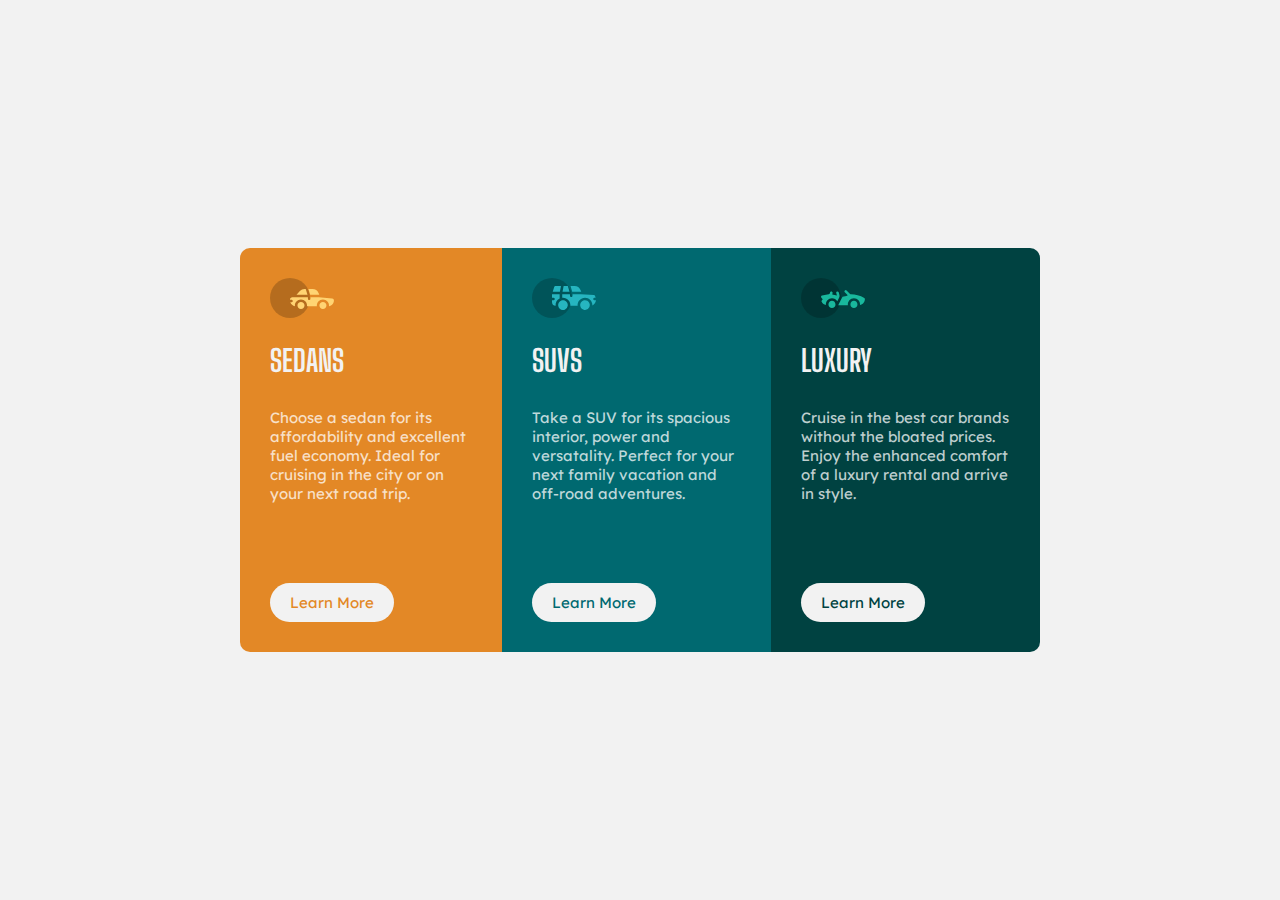
<file: 3-column-preview-card-component/index.html>
<!DOCTYPE html>
<html lang="en">
<head>
    <meta charset="UTF-8">
    <meta name="viewport" content="width=device-width, initial-scale=1.0">
    <link rel="stylesheet" href="style.css">
    <title>3 Column Card Component</title>
</head>
<body>
    <main class="container">
        <section class="card orange">
            <img src="./images/icon-sedans.svg" alt="Sedan Icon">
            <h1>Sedans</h1>
            <p>Choose a sedan for its affordability and excellent fuel economy. Ideal for cruising in the city or on your next road trip.</p>
            <a href="#" class="button one">Learn More</a>
        </section>
        <section class="card">
            <img src="./images/icon-suvs.svg" alt="SUV Icon">
            <h1>SUVs</h1>
            <p>Take a SUV for its spacious interior, power and versatality. Perfect for your next family vacation and off-road adventures.</p>
            <a href="#" class="button two">Learn More</a>
        </section>
        <section class="card">
            <img src="./images/icon-luxury.svg" alt="Luxury Icon">
            <h1>Luxury</h1>
            <p>Cruise in the best car brands without the bloated prices. Enjoy the enhanced comfort of a luxury rental and arrive in style.</p>
            <a href="#" class="button three">Learn More</a>
        </section>
    </main>
</body>
</html>
</file>
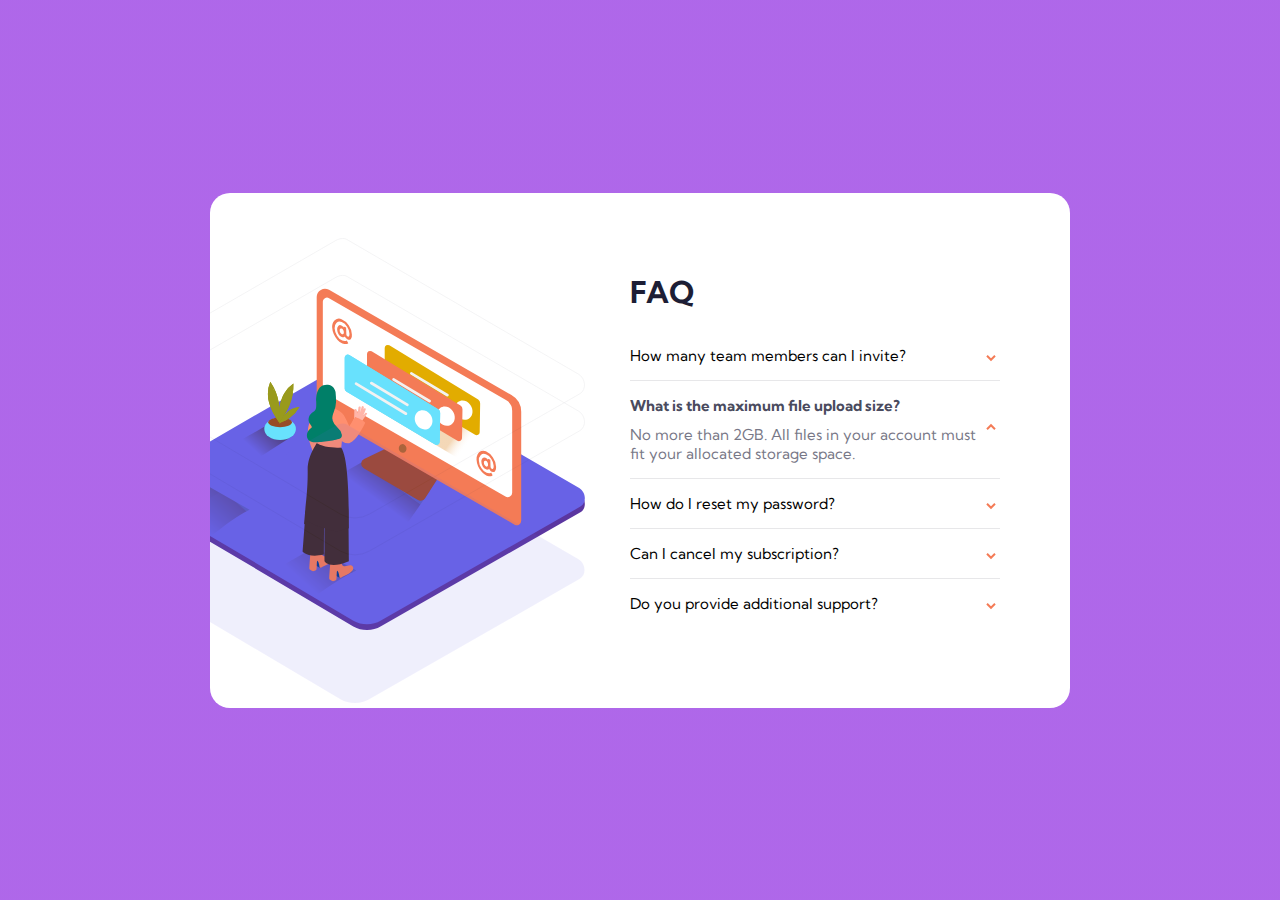
<file: faq-accordion-card/index.html>
<!DOCTYPE html>
<html lang="en">

<head>
    <meta charset="UTF-8">
    <meta http-equiv="X-UA-Compatible" content="IE=edge">
    <link rel="stylesheet" href="style.css">
    <meta name="viewport" content="width=device-width, initial-scale=1.0">
    <title>FAQ Accordion Card</title>
</head>

<body>
    <main>
        <section class="img-container">
            <img src="./images/bg-pattern-mobile.svg" alt="" class="bg mb">
            <img src="./images/illustration-woman-online-mobile.svg" alt="" class="fg mb">
        </section>
        <section class="info-container">
            <h1>FAQ</h1>
            <div class="qa">
                <div class="q-container">
                    <div class="text">
                        <p class="question">
                            How many team members can I invite?
                        </p>
                        <p class="answer">
                            No more than 5 people.
                        </p>
                    </div>
                    <div class="switches">
                        <img src="./images/icon-arrow-down.svg" alt="" class="switch">
                    </div>
                </div>
                <div class="q-container">
                    <div class="text">
                        <p class="question question--active">What is the maximum file upload size?</p>
                        <p class="answer answer--active">No more than 2GB. All files in your account
                            must fit your allocated storage space.
                        </p>
                    </div>
                    <div class="switches">
                        <img src="./images/icon-arrow-down.svg" alt="" class="switch switch--active">
                    </div>
                </div>
                <div class="q-container">
                    <div class="text">
                        <p class="question">How do I reset my password?</p>
                        <p class="answer">Click <b>Forgot Password?</b> on Login page.</p>
                    </div>
                    <div class="switches">
                        <img src="./images/icon-arrow-down.svg" alt="" class="switch">
                    </div>
                </div>
                <div class="q-container">
                    <div class="text">
                        <p class="question">Can I cancel my subscription?</p>
                        <p class="answer">Yes, you can cancel yout subscription.</p>
                    </div>
                    <div class="switches">
                        <img src="./images/icon-arrow-down.svg" alt="" class="switch">
                    </div>
                </div>
                <div class="q-container">
                    <div class="text">
                        <p class="question">Do you provide additional support?</p>
                        <p class="answer">Not currently. We are working on it.</p>
                    </div>
                    <div class="switches">
                        <img src="./images/icon-arrow-down.svg" alt="" class="switch">
                    </div>
                </div>
            </div>

        </section>
    </main>
    <script src="./script.js"></script>
</body>

</html>
</file>
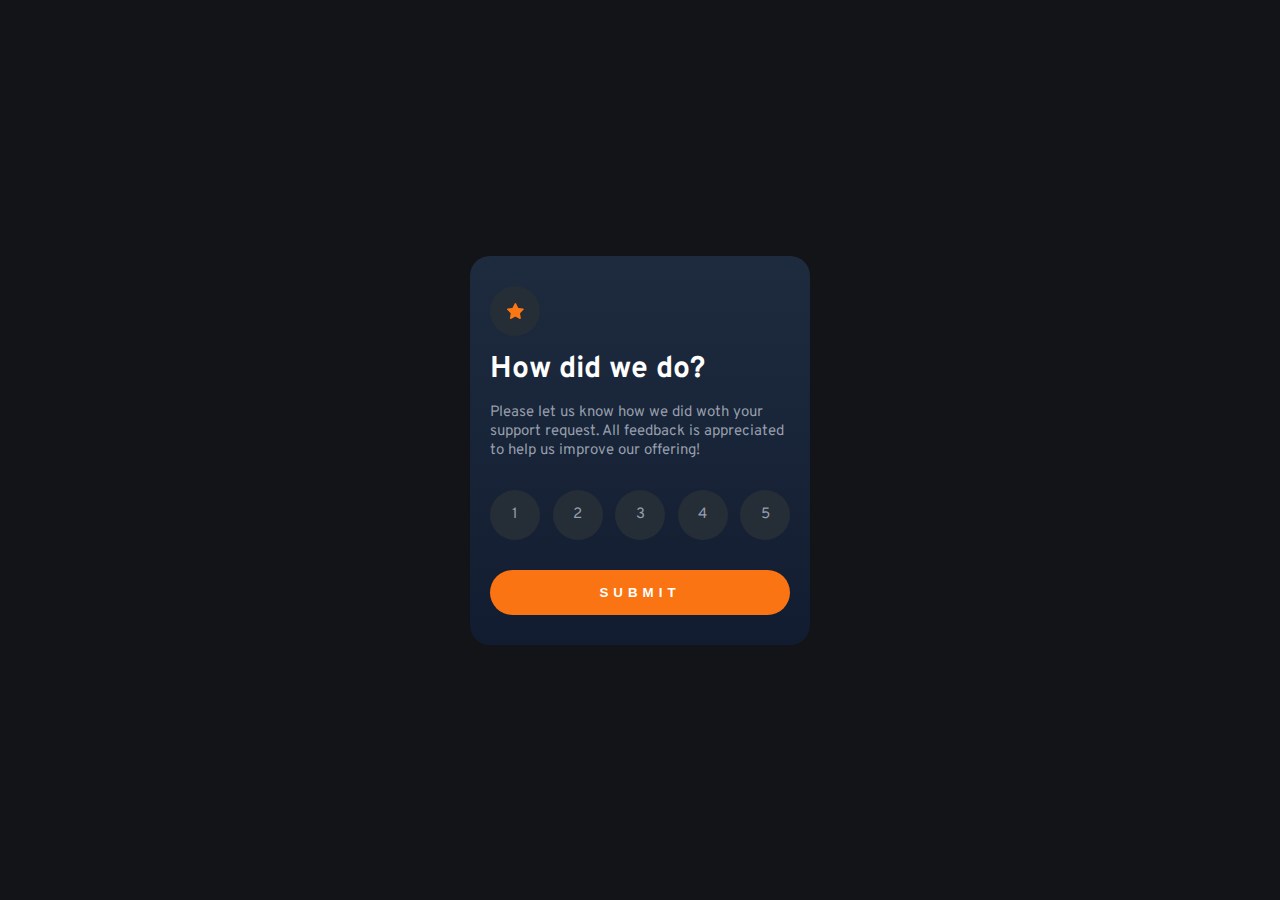
<file: interactive-rating-component/index.html>
<!DOCTYPE html>
<html lang="en">

<head>
    <meta charset="UTF-8">
    <meta http-equiv="X-UA-Compatible" content="IE=edge">
    <meta name="viewport" content="width=device-width, initial-scale=1.0">
    <link rel="stylesheet" href="style.css">
    <title>Interactive Rating Component</title>
</head>

<body>
    <main>
        <section class="rating-card">
            <div class="img-container">
                <img src="./images/icon-star.svg" alt="">
            </div>
            <h1>How did we do?</h1>
            <p>Please let us know how we did woth your support request.
                All feedback is appreciated to help us improve our offering!
            </p>
            <div class="options">
                <p class="option">1</p>
                <p class="option">2</p>
                <p class="option">3</p>
                <p class="option">4</p>
                <p class="option">5</p>
            </div>
            <button id="submit">Submit</button>
        </section>
        <section class="thankyou-card hide">
            <img src="./images/illustration-thank-you.svg" alt="">
            <p class="result">You selected <span id="user-rating"></span> out of 5</p>
            <h1>Thank You!</h1>
            <p>We appreciate you taking the time to give a rating.
                If you ever need more support, don't hesitate to get in touch!.
            </p>
        </section>
    </main>
    <script src="script.js"></script>
</body>

</html>
</file>
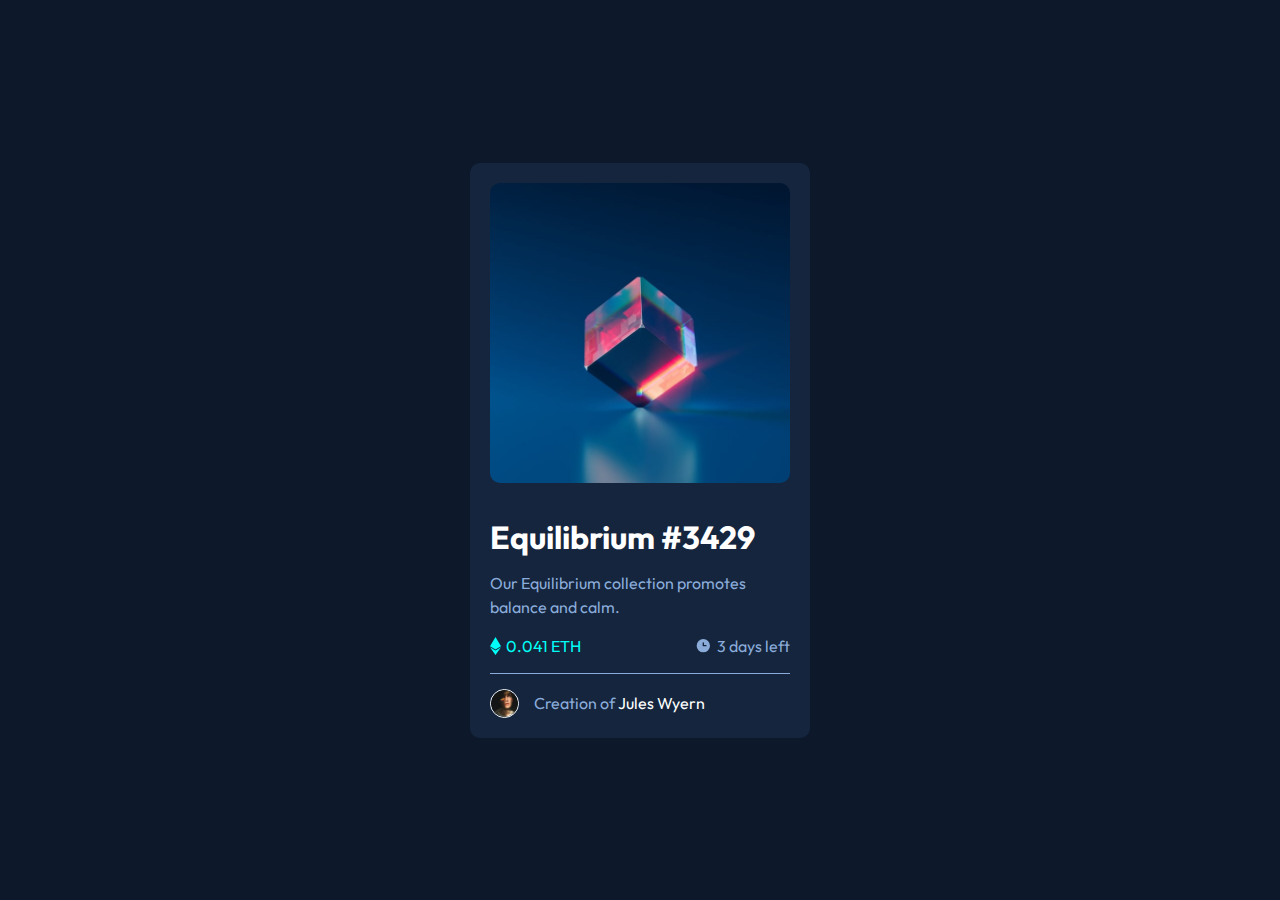
<file: nft-preview-card-component/index.html>
<!DOCTYPE html>
<html lang="en">
<head>
    <meta charset="UTF-8">
    <meta name="viewport" content="width=device-width, initial-scale=1.0">
    <link rel="stylesheet" href="style.css">
    <title>NFT Preview Card Component</title>
</head>
<body>
    <main>
        <section class="image-holder">
            <div class="view">
                <img src="./images/icon-view.svg" >
            </div>
        </section>
        <section class="info-holder">
            <h1>Equilibrium #3429</h1>
            <p>Our Equilibrium collection promotes balance and calm.</p>
            <div class="deal">
                <div class="imgp">
                    <img src="./images/icon-ethereum.svg">
                    <p class="eth">0.041 ETH</p>
                </div>
                <div class="imgp">
                    <img src="./images/icon-clock.svg">
                    <p>3 days left</p>
                </div>
            </div>
        </section>
        <div class="imgp creator">
            <img class="avatar" src="./images/image-avatar.png">
            <p>Creation of <span class="author">Jules Wyern</span></p> 
        </div>
    </main>
</body>
</html>
</file>
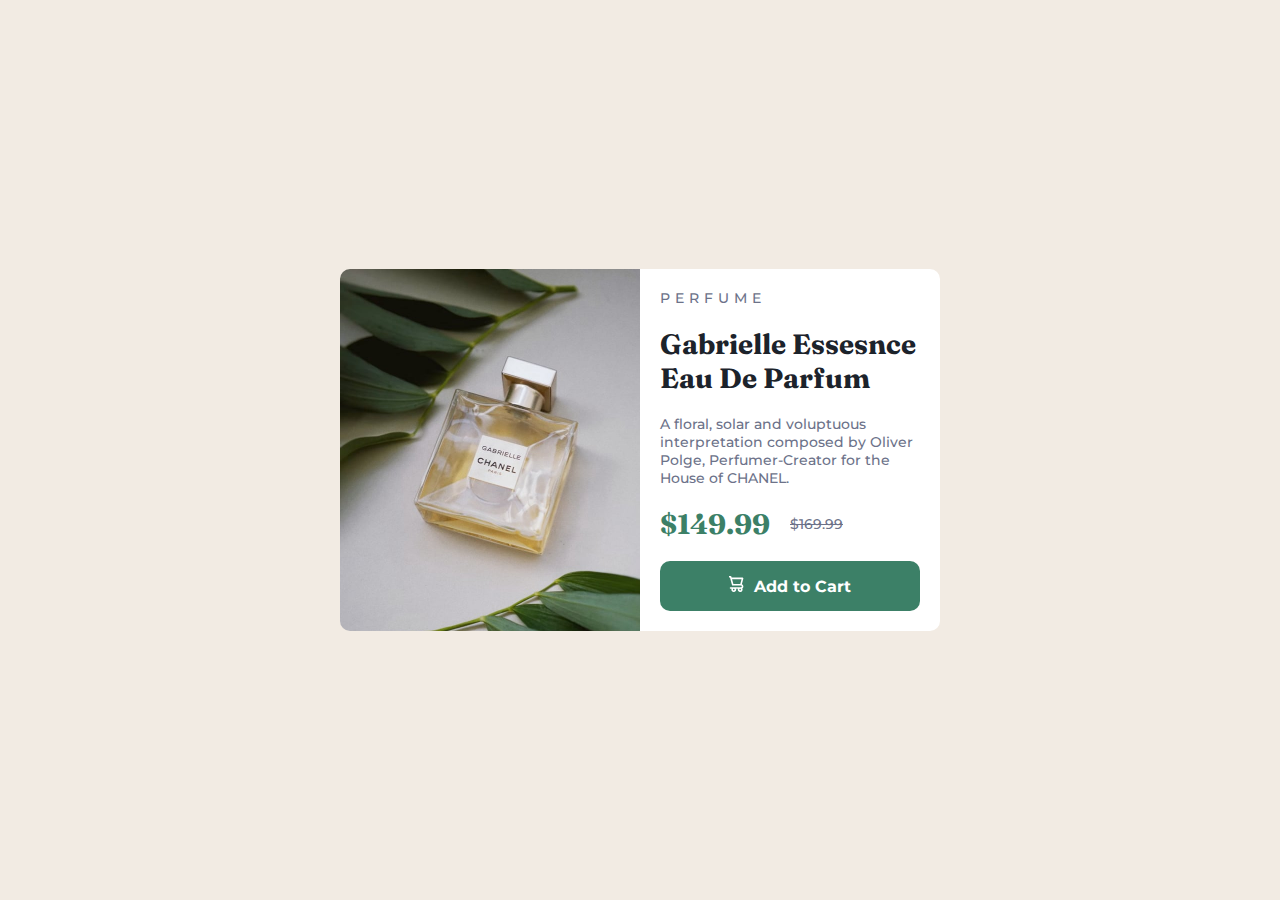
<file: product-preview-card-component/index.html>
<!DOCTYPE html>
<html lang="en">
<head>
    <meta charset="UTF-8">
    <meta name="viewport" content="width=device-width, initial-scale=1.0">
    <link rel="stylesheet" href="style.css">
    <title>Product Preview Card Component</title>
</head>
<body>
    <main>
        <section class="image-holder">
        </section>
        <section class="info-holder">
            <p class="item-type">Perfume</p>
            <h1 class="item-name">Gabrielle Essesnce Eau De Parfum</h1>
            <p class="item-desc">A floral, solar and voluptuous interpretation composed
                by Oliver Polge, Perfumer-Creator for the House of CHANEL.
            </p>
            <div class="deal">
                <p id="current">$149.99</p>
                <p id="previous">$169.99</p>
            </div>
            <a href="#" class="add-to-cart"><img src="./images/icon-cart.svg"><span>Add to Cart</span></a>
        </section>
    </main>
</body>
</html>
</file>
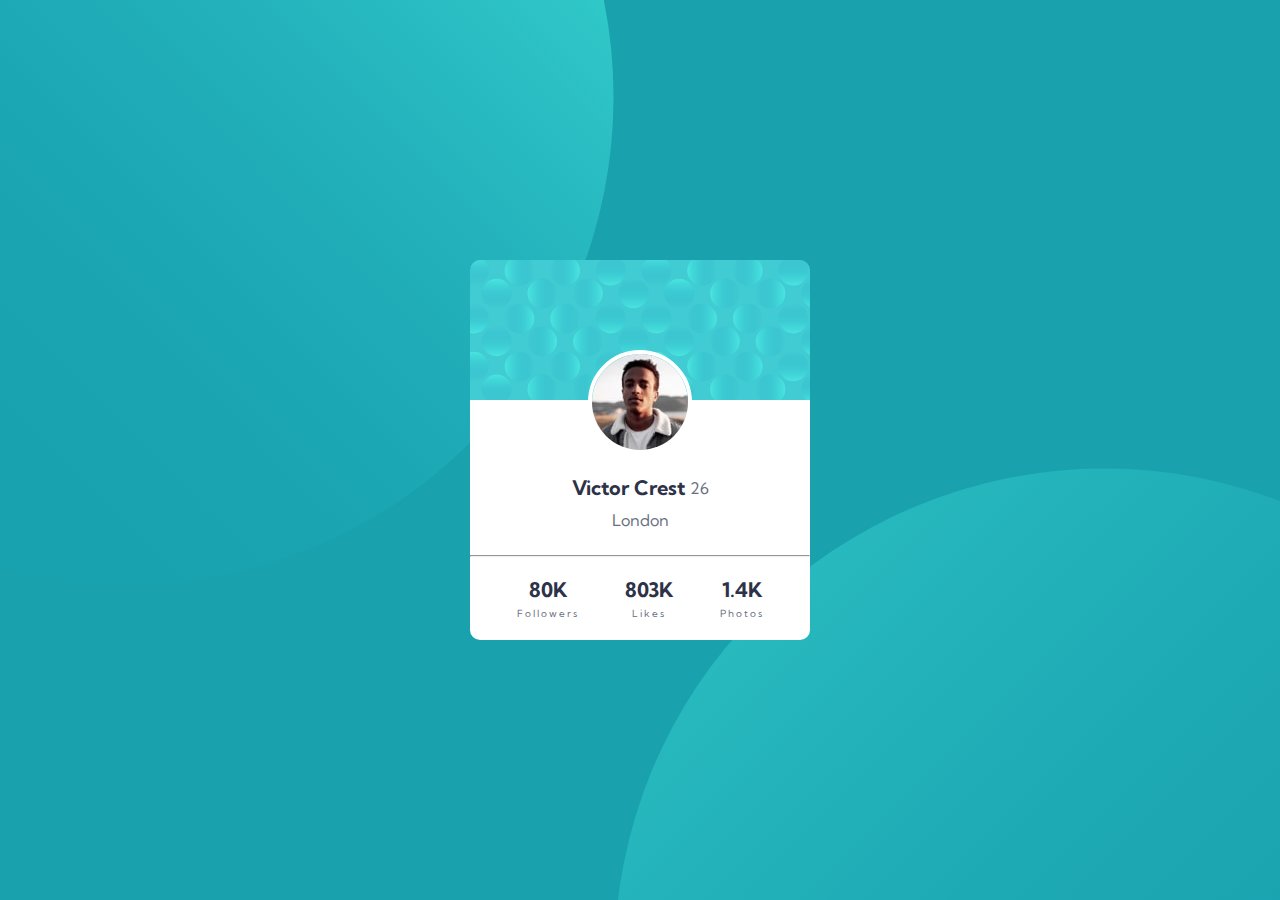
<file: profile-card-component/index.html>
<!DOCTYPE html>
<html lang="en">

<head>
    <meta charset="UTF-8">
    <meta http-equiv="X-UA-Compatible" content="IE=edge">
    <meta name="viewport" content="width=device-width, initial-scale=1.0">
    <link rel="stylesheet" href="style.css">
    <title>Profile Card Component</title>
</head>

<body>
    <main>
        <img src="./images/bg-pattern-card.svg" alt="" class="header">
        <img src="./images/image-victor.jpg" alt="" class="profile">
        <div class="info-holder">
            <div class="name-age">
                <h1>Victor Crest</h1>
                <p>26</p>
            </div>
            <p>London</p>
            <hr>
            <div class="metrics">
                <div class="metric">
                    <h1>80K</h1>
                    <p>Followers</p>
                </div>
                <div class="metric">
                    <h1>803K</h1>
                    <p>Likes</p>
                </div>
                <div class="metric">
                    <h1>1.4K</h1>
                    <p>Photos</p>
                </div>
            </div>
        </div>

    </main>
</body>

</html>
</file>
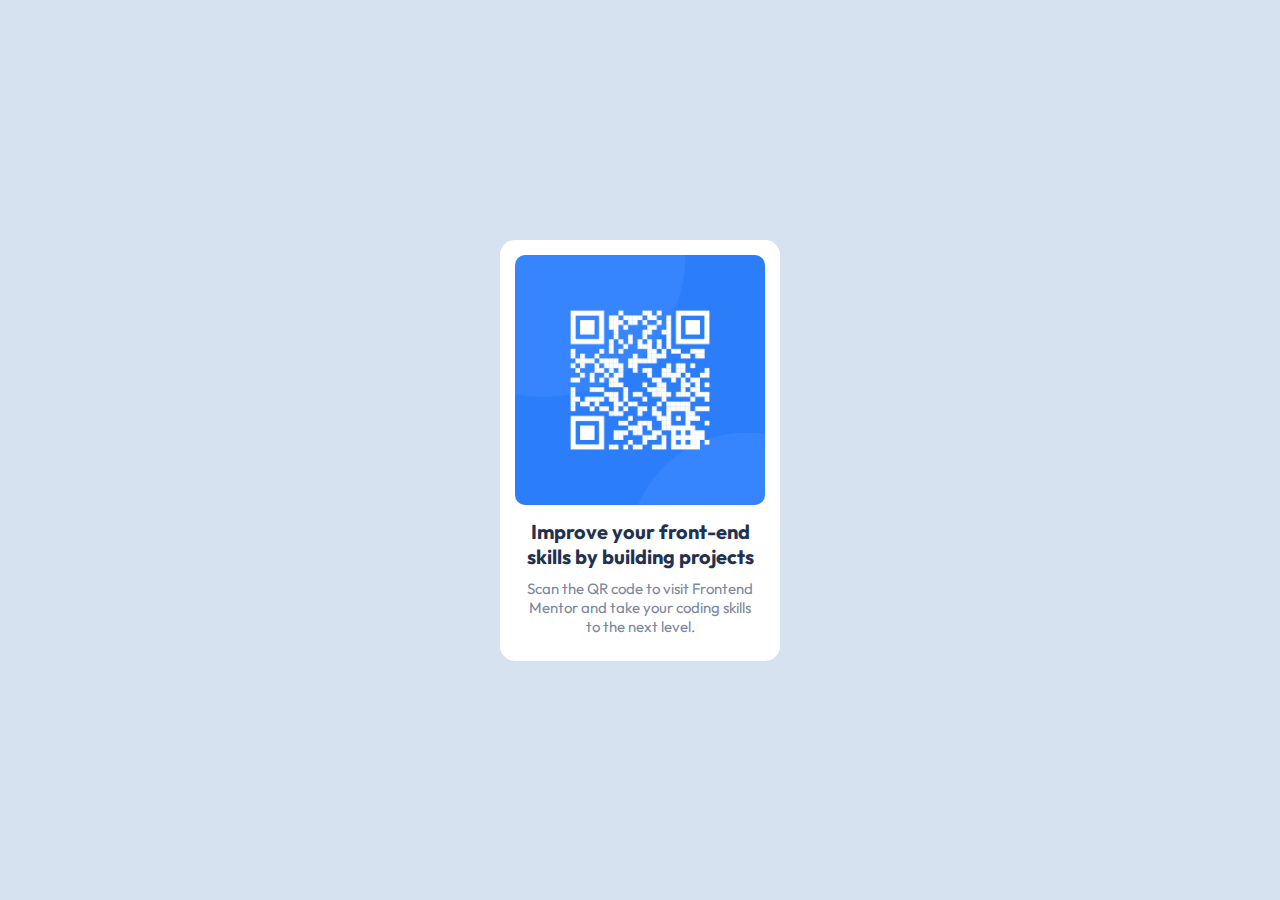
<file: qr-code-component/index.html>
<!DOCTYPE html>
<html lang="en">
<head>
    <meta charset="UTF-8">
    <meta name="viewport" content="width=device-width, initial-scale=1.0">
    <link rel="stylesheet" href="style.css">
    <title>QR Code Component</title>
</head>
<body>
    <div class="container">
        <img src="./images/image-qr-code.png" alt="QR Code to Frontend Mentor">
        <h1>Improve your front-end skills by building projects</h1>
        <p>Scan the QR code to visit Frontend Mentor and take your coding skills to the next level.</p>
    </div>
</body>
</html>
</file>
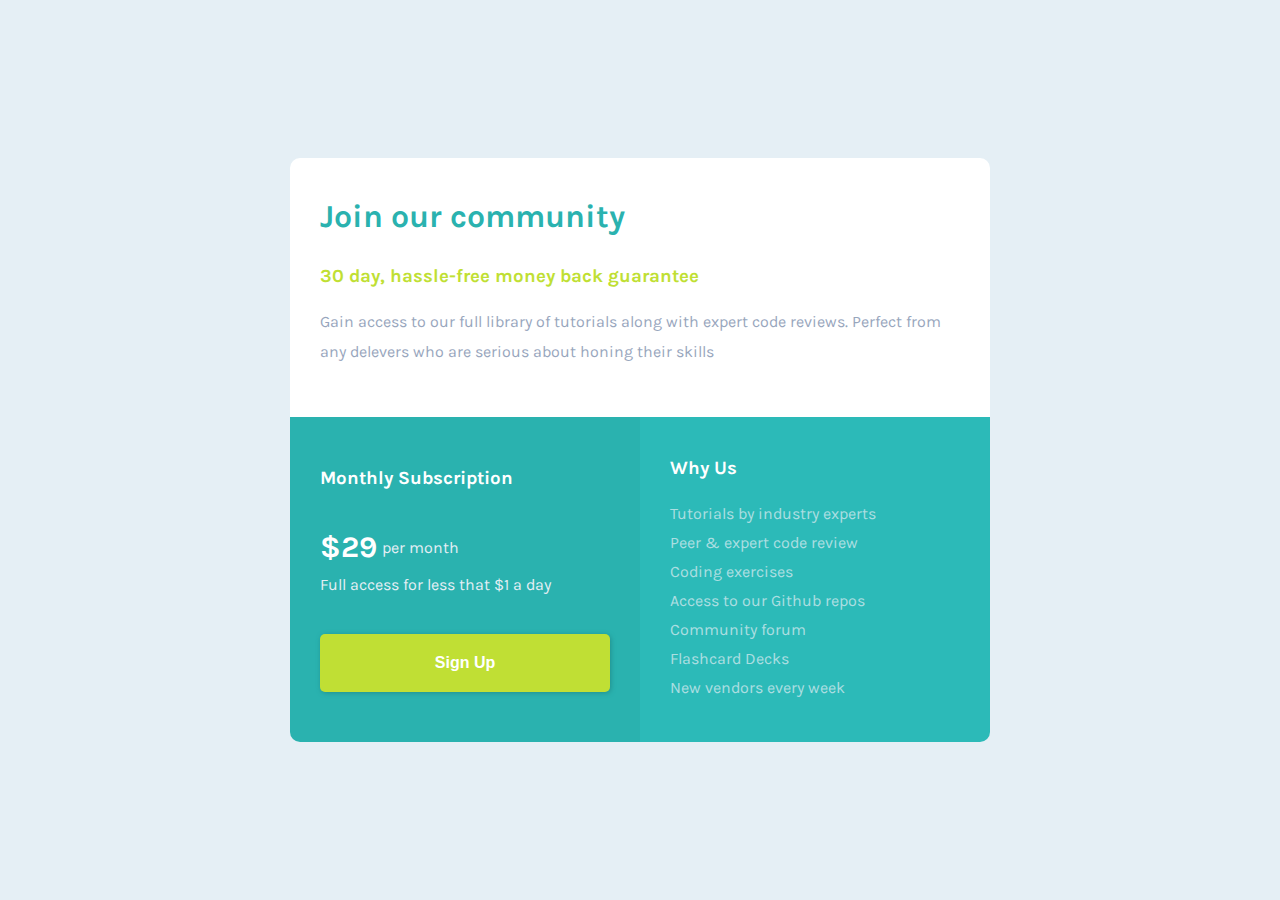
<file: single-price-grid-component/index.html>
<!DOCTYPE html>
<html lang="en">

<head>
    <meta charset="UTF-8">
    <meta http-equiv="X-UA-Compatible" content="IE=edge">
    <meta name="viewport" content="width=device-width, initial-scale=1.0">
    <link rel="stylesheet" href="style.css">
    <title>Single Price Grid Component</title>
</head>

<body>
    <main>
        <section class="section1">
            <h1>Join our community</h1>
            <h3>30 day, hassle-free money back guarantee</h3>
            <p>Gain access to our full library of tutorials along with expert
                code reviews. Perfect from any delevers who are serious about honing
                their skills
            </p>
        </section>
        <section class="section2">
            <h3>Monthly Subscription</h3>
            <div class="deal">
                <h1 class="price">$29</h1>
                <p>per month</p>
            </div>
            <p>Full access for less that $1 a day</p>
            <button>Sign Up</button>
        </section>
        <section class="section3">
            <h3>Why Us</h3>
            <ul>
                <li>Tutorials by industry experts</li>
                <li>Peer &amp expert code review</li>
                <li>Coding exercises</li>
                <li>Access to our Github repos</li>
                <li>Community forum</li>
                <li>Flashcard Decks</li>
                <li>New vendors every week</li>
            </ul>
        </section>
    </main>
</body>

</html>
</file>
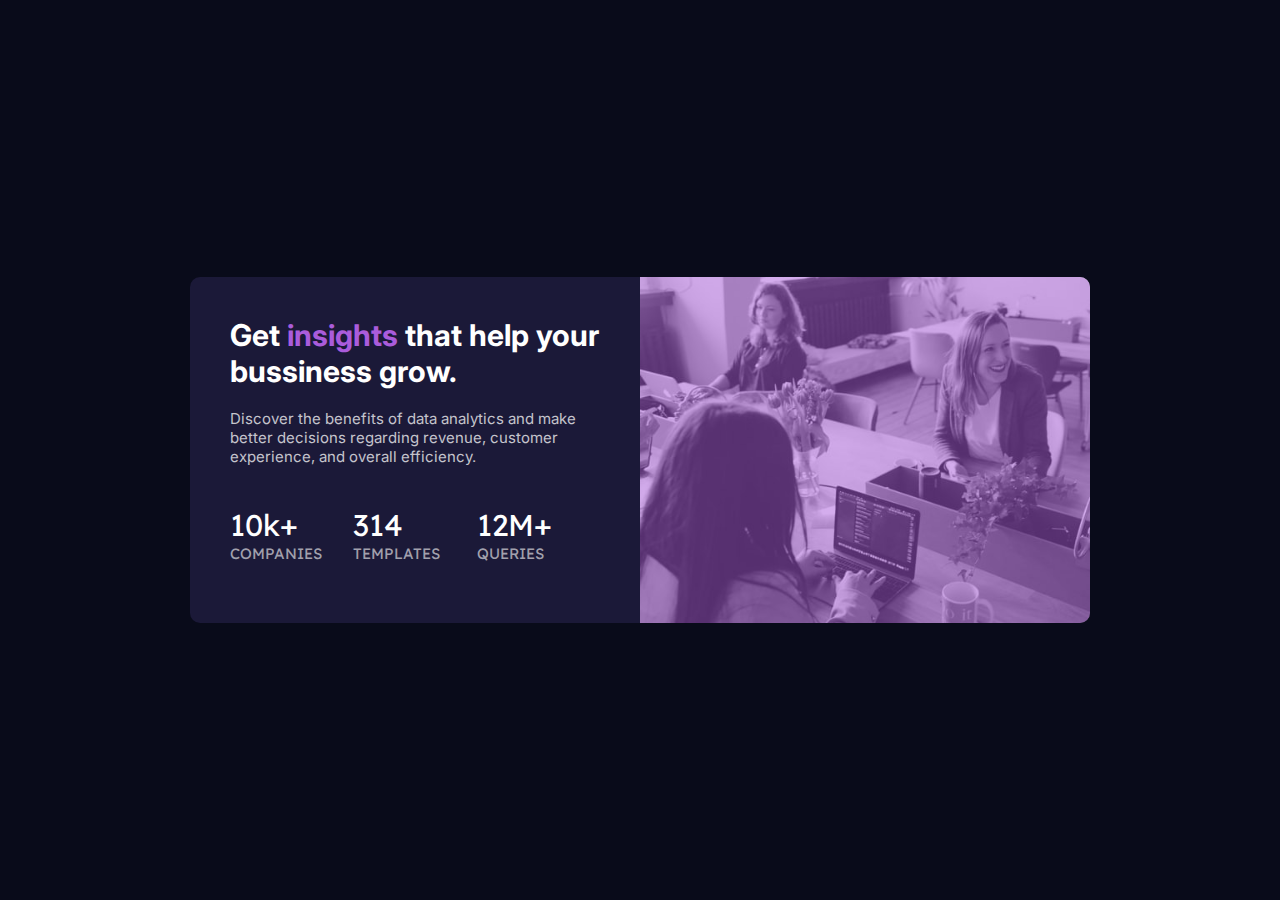
<file: stats-preview-card-component/index.html>
<!DOCTYPE html>
<html lang="en">
<head>
    <meta charset="UTF-8">
    <meta http-equiv="X-UA-Compatible" content="IE=edge">
    <meta name="viewport" content="width=device-width, initial-scale=1.0">
    <link rel="stylesheet" href="style.css">
    <title>Stats Preview Card Component</title>
</head>
<body>
    <main>
        <section class="image-holder"><div class="tint"></div></section>
        <section class="info-holder">
            <h1>Get <span class="keyword">insights</span> that
            help your bussiness grow.</h1>
            <p>Discover the benefits of data analytics and make better
                decisions regarding revenue, customer experience, and overall
                efficiency.
            </p>
            <div class="stats">
                <div>
                    <p class="value">10k+</p>
                    <p class="label">Companies</p>
                </div>
                <div>
                    <p class="value">314</p>
                    <p class="label">Templates</p>
                </div>
                <div>
                    <p class="value">12M+</p>
                    <p class="label">Queries</p>
                </div>
            </div>
        </section>
    </main>
</body>
</html>
</file>
<file: 3-column-preview-card-component/style.css>
@import url('https://fonts.googleapis.com/css2?family=Big+Shoulders+Display:wght@700&family=Lexend+Deca&display=swap');

* {
    margin: 0;
    padding: 0;
    box-sizing: border-box;
}

:root {
    --col1: hsl(31, 77%, 52%);
    --col2: hsl(184, 100%, 22%);
    --col3: hsl(179, 100%, 13%);
}

body {
    background-color: hsl(0, 0%, 95%);
    max-width: 100vw;
    display: flex;
    align-items: center;
    justify-content: center;
}

.container {
    margin: 40px;
    display: flex;
    flex-direction: column;
}

.card {
    padding: 40px;
}

.card h1 {
    font-family: 'Big Shoulders Display', cursive;
    font-weight: 700;
    color: hsl(0, 0%, 95%);
    font-size: 30px;
    text-transform: uppercase;
    margin: 20px 0;
}

.card p {
    font-family: 'Lexend Deca', sans-serif;
    font-weight: 400;
    font-size: 15px;
    color: hsla(0, 0%, 100%, 0.75);
    margin: 30px 0;
}

.card:nth-of-type(1) {
    background-color: var(--col1);
    border-radius: 10px 10px 0 0;
}

.card:nth-of-type(2) {
    background-color: var(--col2);
}

.card:nth-of-type(3) {
    background-color: var(--col3);
    border-radius: 0 0 10px 10px;
}

.card:nth-of-type(1) a {
    color: var(--col1);
}

.card:nth-of-type(2) a {
    color: var(--col2);
}

.card:nth-of-type(3) a {
    color: var(--col3);
}

.card a:hover {
    padding: 8px 18px;
    border: 2px solid hsl(0, 0%, 95%);
    color:hsl(0, 0%, 95%);
    background-color: transparent;
}

.card a {
    font-family: 'Lexend Deca', sans-serif;
    font-size: 15px;
    display: inline-block;
    background-color: hsl(0, 0%, 95%);
    padding: 10px 20px;
    border-radius: 20px;
    text-decoration: none;
}

@media (min-width: 800px) {
    body {
        height: 100vh;
    }

    .container {
        max-width: 800px;
        flex-direction: row;
    }

    .card:nth-of-type(1) {
        border-radius: 10px 0 0 10px;
    }

    .card:nth-of-type(3) {
        border-radius: 0 10px 10px 0;
    }

    .card{
        padding: 30px;
    }

    .card a {
        margin: 50px 0 0 0;
    }
}
</file>
<file: faq-accordion-card/style.css>
@import url('https://fonts.googleapis.com/css2?family=Kumbh+Sans:wght@400;700&display=swap');

* {
    margin: 0;
    padding: 0;
    border: 0;
    box-sizing: border-box;
}

html {
    font-size: 62.5%;
}

body {
    background-image: linear-gradient(hsl(273, 75%, 66%), hsl(273, 75%, 66%));
    padding: 15rem 2rem 10rem;
    font-family: 'Kumbh Sans', sans-serif;
}

main {
    max-width: 380px;
    margin: auto;
    background-color: #fff;
    font-size: 1.5rem;
    padding: 2rem;
    border-radius: 2rem;
}

.img-container {
    position: relative;
    height: 10rem;
    margin-bottom: 2rem;
}

.fg.mb {
    position: absolute;
    top: -155%;
    width: 90%;
    left: 5%;
    z-index: 2;
}

.bg.mb {
    position: absolute;
    width: 90%;
    top: -20%;
    left: 5%;
    z-index: 1;
}

.info-container h1 {
    text-align: center;
    font-size: 3rem;
    padding: 1rem 0 1rem;
    color: hsl(238, 29%, 16%);
}

.qa {
    padding: 1rem 0;
}

.q-container {
    display: flex;
    padding: 2rem 0;
    font-size: 1.5rem;
    border-bottom: 1px solid hsl(240, 5%, 91%);
}

.q-container:nth-of-type(5) {
    border: initial;
}

.text {
    width: 95%;
}

.answer {
    display: none;
}

.switches {
    width: 5%;
    height: auto;
    display: flex;
    justify-content: center;
    align-items: center;
}

.switch {
    display: block;
    margin: auto;
    padding-top: 0.6rem;
    cursor: pointer;
}

.question:hover {
    color: hsl(14, 88%, 65%);
    cursor: pointer;
}

.question--active {
    font-weight: 700;
    color: hsl(237, 12%, 33%);

}

.answer--active {
    display: block;
    padding-top: 1rem;
    color: hsl(240, 6%, 50%);
}

.switch--active {
    transform: rotate(180deg);
}

@media (min-width: 960px) {
    body {
        padding: 0;
        height: 100vh;
        display: flex;
        justify-content: center;
        align-items: center;
    }

    main {
        width: 860px;
        max-width: 860px;
        display: flex;
        padding-left: 0;
        padding-bottom: 0;
    }

    .img-container {
        width: 50%;
        height: auto;
        margin: 0;
        overflow: hidden;
    }

    .info-container {
        width: 50%;
        padding: 5rem;
        padding-left: 0;
        margin-bottom: 2rem;
    }

    .info-container h1 {
        text-align: left;
    }

    .q-container {
        padding: 1.5rem 0;
    }

    .fg.mb {
        display: none;
    }

    .bg.mb {
        display: none;
    }

    .img-container {
        background-image: url("./images/bg-pattern-desktop.svg"), url("./images/illustration-woman-online-desktop.svg");
        background-repeat: no-repeat;
        background-size: 475px, 450px;
        background-position: top 25px left -100px, top 75px left -75px;
    }
}
</file>
<file: interactive-rating-component/style.css>
@import url('https://fonts.googleapis.com/css2?family=Overpass:wght@400;700&display=swap');

* {
    margin: 0;
    padding: 0;
    border: 0;
    box-sizing: border-box;
}

body {
    height: 100vh;
    display: flex;
    justify-content: center;
    align-items: center;
    padding: 20px;
    background-color: hsl(216, 12%, 8%);
    font-family: 'Overpass', sans-serif;
    font-weight: 400;
    font-size: 15px;
    color: hsl(217, 12%, 63%);
}

main {
    max-width: 340px;
    max-height: 400px;
    padding: 20px;
    background-image: linear-gradient(hsl(215, 35%, 18%), hsl(220, 45%, 13%));
    border-radius: 20px;
}

.rating-card {
    padding: 10px 0;
}

.img-container {
    margin-bottom: 15px;
    width: 50px;
    height: 50px;
    border-radius: 50%;
    background-color: hsl(213, 19%, 18%);
    display: flex;
    align-items: center;
    justify-content: center;
}

.rating-card h1 {
    color: white;
    font-size: 30px;
    margin-bottom: 15px;
}

.options {
    margin: 30px 0;
    display: flex;
    align-items: center;
    justify-content: space-between;
}

.option {
    width: 50px;
    height: 50px;
    border-radius: 50%;
    display: flex;
    align-items: center;
    justify-content: center;
    background-color: hsl(213, 19%, 18%);
}

.option:hover {
    color: white;
    background-color: hsl(25, 97%, 53%);
}

.active {
    background-color: hsl(217, 12%, 63%);
    color: white;
}

#submit {
    width: 100%;
    background-color: hsl(25, 97%, 53%);
    padding: 15px;
    border-radius: 25px;
    color: white;
    text-transform: uppercase;
    letter-spacing: 5px;
    font-weight: 700;
}

#submit:hover {
    background-color: white;
    color: hsl(25, 97%, 53%);
}

.hide {
    display: none;
}

.thankyou-card {
    height: 400px;
    text-align: center;
}

.thankyou-card img {
    margin: 25px;
}

.result {
    background-color: hsl(213, 19%, 18%);
    border-radius: 25px;
    padding: 5px;
    width: 60%;
    color: hsl(25, 97%, 53%);
    margin: auto;
    margin-bottom: 25px;
}

.thankyou-card h1 {
    color: white;
    font-size: 30px;
    margin: 25px;
}
</file>
<file: nft-preview-card-component/style.css>
@import url('https://fonts.googleapis.com/css2?family=Outfit:wght@300;400;600&display=swap');

* {
    margin: 0;
    padding: 0;
    box-sizing: border-box;
}

body {
    width: 100vw;
    height: 100vh;
    display: flex;
    justify-content: center;
    align-items: center;
    background-color: hsl(217, 54%, 11%);
    color: hsl(0, 0%, 100%);
    font-family: 'Outfit', sans-serif;
}

main {
    max-width: 340px;
    margin: 0 20px;
    border-radius: 10px;
    padding: 20px;
    background-color: hsl(216, 50%, 16%);
}

.image-holder {
    border-radius: 10px;
    width: 300px;
    height: 300px;
    background: url("./images/image-equilibrium.jpg");
    background-size: contain;
}

.view {
    background-color: hsla(178, 115%, 50%, 0.5);
    border-radius: 10px;
    width: 100%;
    height: 100%;
    display: flex;
    justify-content: center;
    align-items: center;
    opacity: 0;
}

.view:hover {
    opacity: 1;
}

.info-holder {
    font-size: 1rem;
    padding-top: 20px;
    border-bottom: 1px solid hsl(215, 51%, 70%);
    line-height: 1.5;
}

.info-holder h1 {
    margin: 10px 0;
}

p {
    color: hsl(215, 51%, 70%);
}

.deal {
    margin: 15px 0;
    display: flex;
    justify-content: space-between;
}

.imgp {
    display: flex;
    gap: 5px
}

.imgp p {
    align-self: center;
}

.imgp img {
    align-self: center;
}

.creator {
    margin-top: 15px;
}

.avatar {
    border: 1px solid white;
    border-radius: 50%;
    width: 29px;
    margin-right: 10px;
}

.author {
    color: white;
}

.eth {
    color: hsl(178, 115%, 50%)
}
</file>
<file: product-preview-card-component/style.css>
@import url('https://fonts.googleapis.com/css2?family=Fraunces:wght@700&family=Montserrat:wght@500;700&display=swap');

* {
    margin: 0;
    padding: 0;
    box-sizing: border-box;
}

body {
    padding: 20px;
    background-color: hsl(30, 38%, 92%);
    height: 100vh;
    display: flex;
    align-items: center;
    justify-content: center;
}

main {
    max-width: 340px;
}

.image-holder {
    border-radius: 10px 10px 0 0;
    width: 100%;
    height: 250px;
    content: "Working!";
    background-image: url("./images/image-product-mobile.jpg");
    background-size: cover;
}

.info-holder {
    border-radius: 0 0 10px 10px;
    background-color: white;
    padding: 20px;
}

.info-holder p {
    font-family: 'Montserrat', sans-serif;
    font-weight: 500;
    font-size: 14px;
    color: hsl(228, 12%, 48%);
}

.item-type {
    margin-bottom: 20px;
    letter-spacing: 5px;
    text-transform: uppercase;
}

.item-name {
    margin-bottom: 20px;
    font-family: 'Fraunces', serif;
    font-weight: 700;
    font-size: 28px;
    color: hsl(212, 21%, 14%);
}

.deal {
    margin: 20px 0;
    display: flex;
    justify-content: flex-start;
}

#current {
    width: 50%;
    font-family: 'Fraunces', serif;
    font-weight: 700;
    font-size: 28px;
    color: hsl(158, 36%, 37%);
}

#previous {
    width: 50%;
    text-decoration: line-through;
    align-self: center;
}

a {
    border-radius: 10px;
    padding: 15px 0;
    display: inline-block;
    width: 100%;
    text-align: center;
    text-decoration: none;
    background-color: hsl(158, 36%, 37%);
    color: hsl(0, 0%, 100%);
    font-family: 'Montserrat', sans-serif;
    font-weight: 700;
    align-self: center;
}

a img {
    margin-right: 10px;
}

a:hover {
    background-color: hsl(158, 36%, 30%)
}

@media (min-width: 800px) {
    
    main {
        max-width: 600px;
        display: grid;
        grid-template-columns: 1fr 1fr;
    }

    .image-holder {
        border-radius: 10px 0 0 10px;
        background-image: url("./images/image-product-desktop.jpg");
        height: unset;
    }

    .info-holder {
        border-radius: 0 10px 10px 0;
    }

}
</file>
<file: profile-card-component/style.css>
@import url('https://fonts.googleapis.com/css2?family=Kumbh+Sans:wght@400;700&display=swap');

* {
    margin: 0;
    padding: 0;
    box-sizing: border-box;
}

body {
    height: 100vh;
    display: flex;
    align-items: center;
    justify-content: center;
    background-color: hsl(185, 75%, 39%);
    font-family: 'Kumbh Sans', sans-serif;
    font-weight: 400;
    color: hsl(227, 10%, 46%);
    background: url(./images/bg-pattern-top.svg), url(./images/bg-pattern-bottom.svg);
    background-position: right 52vw bottom 35vh, left 48vw top 52vh;
    background-repeat: no-repeat, no-repeat;
    background-color: hsl(185deg, 75%, 39%);

}

main {
    min-width: 340px;
    max-width: 240px;
    margin: 20px;
    position: relative;
    overflow: hidden;
    border-radius: 10px;
}

.header {
    position: absolute;
    z-index: 1;
}

.profile {
    position: absolute;
    border: 4px solid white;
    border-radius: 50%;
    top: 90px;
    left: 118px;
    z-index: 2
}

.info-holder {
    background-color: white;
    margin-top: 140px;
    text-align: center;
}

.info-holder h1 {
    color: hsl(229, 23%, 23%);
    font-weight: 700;
}

.name-age {
    padding-top: 75px;
    display: flex;
    align-items: center;
    justify-content: center;
    margin-bottom: 10px;
}

.name-age h1 {
    margin-right: 5px;
    font-size: 20px;
}

.name-age+p {
    margin-bottom: 25px;
}

.metrics {
    display: flex;
    justify-content: space-evenly;
    align-items: center;
    padding: 20px 0;
}

.metric h1 {
    font-size: 20px;
    margin-bottom: 5px;
}

.metric p {
    font-size: 10px;
    letter-spacing: 2px;
}

hr {
    border-top: 0.5px solid hsl(0, 0%, 59%);
}
</file>
<file: qr-code-component/style.css>
@import url('https://fonts.googleapis.com/css2?family=Outfit:wght@400;700&display=swap');

* {
    margin: 0;
    padding: 0;
    box-sizing: border-box;
}

body {
    background-color: rgb(214, 226, 240);
    width: 100vw;
    height: 100vh;
    overflow: hidden;
    display: flex;
    justify-content: center;
    align-items: center;
}

.container {
    background-color: #fff;
    border-radius: 15px;
    padding: 15px;
    width: 280px;
    min-width: 280px;
    text-align: center;
    font-family: 'Outfit', sans-serif;
}

.container img {
    width: 250px;
    min-width: 250px;
    border-radius: 10px;
}

.container h1 {
    font-weight: 700;
    font-size: 20px;
    color: rgb(31, 50, 81);
    margin: 10px;
}

.container p {
    font-weight: 400;
    font-size: 15px;
    color: rgb(123, 135, 157);
    margin: 10px;
}
</file>
<file: single-price-grid-component/style.css>
@import url('https://fonts.googleapis.com/css2?family=Karla:wght@400;700&display=swap');

* {
    margin: 0;
    padding: 0;
    border: 0;
    text-decoration: 0;
    list-style: none;
    box-sizing: border-box;
}

body {
    padding: 20px;
    font-family: 'Karla', sans-serif;
    background-color: hsl(204, 43%, 93%);
}

main {
    max-width: 340px;
    margin: auto;
}

.section1 {
    padding: 20px;
    background-color: white;
    border-radius: 10px 10px 0 0;
}

.section1 h1 {
    padding: 10px 0;
    color: hsl(179, 62%, 43%);
}

.section1 h3 {
    padding: 20px 0;
    color: hsl(71, 73%, 54%);
}

.section1 p {
    color: hsl(218, 22%, 67%);
    line-height: 30px;
    padding: 0 0 20px 0;
}

.section2 {
    background-color: hsl(179, 62%, 43%);
    padding: 20px;
}

.section2 h3 {
    color: white;
    padding: 10px 0;
}

.deal {
    display: flex;
    align-items: center;
    padding: 10px 0 10px 0;
}

.deal h1 {
    font-size: 30px;
    color: white;
    margin-right: 5px;
}

.deal p {
    align-self: center;
}

.section2 p {
    color: hsl(204, 43%, 93%);
}

button {
    width: 100%;
    margin: 30px 0 10px 0;
    padding: 20px;
    border-radius: 5px;
    font-size: 16px;
    background-color: hsl(71, 73%, 54%);
    font-weight: 700;
    color: white;
    box-shadow: 1px 1px 5px hsl(179, 62%, 35%);
}

.section3 {
    background-color: hsl(179, 62%, 45%);
    padding: 20px;
    border-radius: 0 0 10px 10px;
}

.section3 h3 {
    color: white;
    padding: 10px 0;
}

.section3 ul {
    padding: 10px 0;
}

.section3 li {
    color: hsla(204, 43%, 93%, 0.7);
    padding: 5px 0;
}

@media (min-width: 630px) {
    body {
        height: 100vh;
        display: flex;
        align-items: center;
        justify-content: center;
    }

    main {
        max-width: 700px;
        display: grid;
        grid-template-columns: 1fr 1fr;
    }

    .section1 {
        grid-column-start: 1;
        grid-column-end: 3;
        padding: 30px;
    }

    .section2 {
        padding: 30px;
        border-bottom-left-radius: 10px;
    }

    .section3 {
        padding: 30px;
        border-radius: initial;
        border-bottom-right-radius: 10px;
    }

    .section2 h3 {
        padding: 20px 0;
    }

    .deal {
        padding: 20px 0 10px 0;
    }

    button {
        width: 100%;
        margin: 40px 0 10px 0;
        padding: 20px;
        border-radius: 5px;
        font-size: 16px;
        background-color: hsl(71, 73%, 54%);
        font-weight: 700;
        color: white;
        box-shadow: 1px 1px 5px hsl(179, 62%, 35%);
    }

}
</file>
<file: stats-preview-card-component/style.css>
@import url('https://fonts.googleapis.com/css2?family=Inter:wght@400;700&family=Lexend+Deca&display=swap');

* {
    margin: 0;
    padding: 0;
    box-sizing: border-box;
}

body {
    padding: 20px;
    text-align: center;
    font-family: 'Inter', sans-serif;
    background-color: hsl(233, 47%, 7%);
    display: flex;
    justify-content: center;
}

main {
    max-width: 380px;
    border-radius: 10px;
}

.info-holder {
    border-radius: 0 0 10px 10px;
    background-color: hsl(244, 38%, 16%);
    padding: 20px;
}

.info-holder h1 {
    font-size: 30px;
    margin-bottom: 20px;
    font-weight: 700;
    color: white;
}

.keyword {
    color: hsl(277, 64%, 61%);
}

.info-holder p {
    font-size: 15px;
    color: hsla(0, 0%, 100%, 0.75);
    font-weight: 400;
}

.stats {
    font-family: 'Lexend Deca', sans-serif;
    font-weight: 400;
    padding-top: 40px;
}

.stats div {
    margin-bottom: 20px;
}

.stats .value {
    font-size: 30px;
    margin-bottom: 0;
    color: white;
}

.stats .label {
    color: hsla(0, 0%, 100%, 0.6);
    font-size: 15px;
    text-transform: uppercase;
}

.image-holder {
    border-radius: 10px 10px 0 0;
    background-image: url("./images/image-header-mobile.jpg");
    background-color: hsl(277, 64%, 61%);
    background-size: cover;
    width: 100%;
    height: 250px;
}

.tint {
    border-radius: 10px 10px 0 0;
    background-color: hsla(277, 64%, 61%, 0.5);
    width: 100%;
    height: 100%;
}

@media (min-width: 1000px) {
    body {
        height: 100vh;
        align-items: center;
        text-align: left;
    }
    main {
        max-width: 900px;
        display: grid;
        grid-template-columns: 1fr 1fr;
    }
    .info-holder {
        border-radius: 10px 0 0 10px;
        padding: 40px;
    }
    .stats {
        display: flex;
        justify-content: flex-start;
        align-items: center;
    }
    .stats div {
        width: 33.33%;
    }
    .image-holder {
        border-radius: 0 10px 10px 0;
        grid-column: 2;
        grid-row: 1;    
        height: auto;
        background-image: url("./images/image-header-desktop.jpg");       
    }
    .tint {
        border-radius: 0 10px 10px 0;
    }
}
</file>
